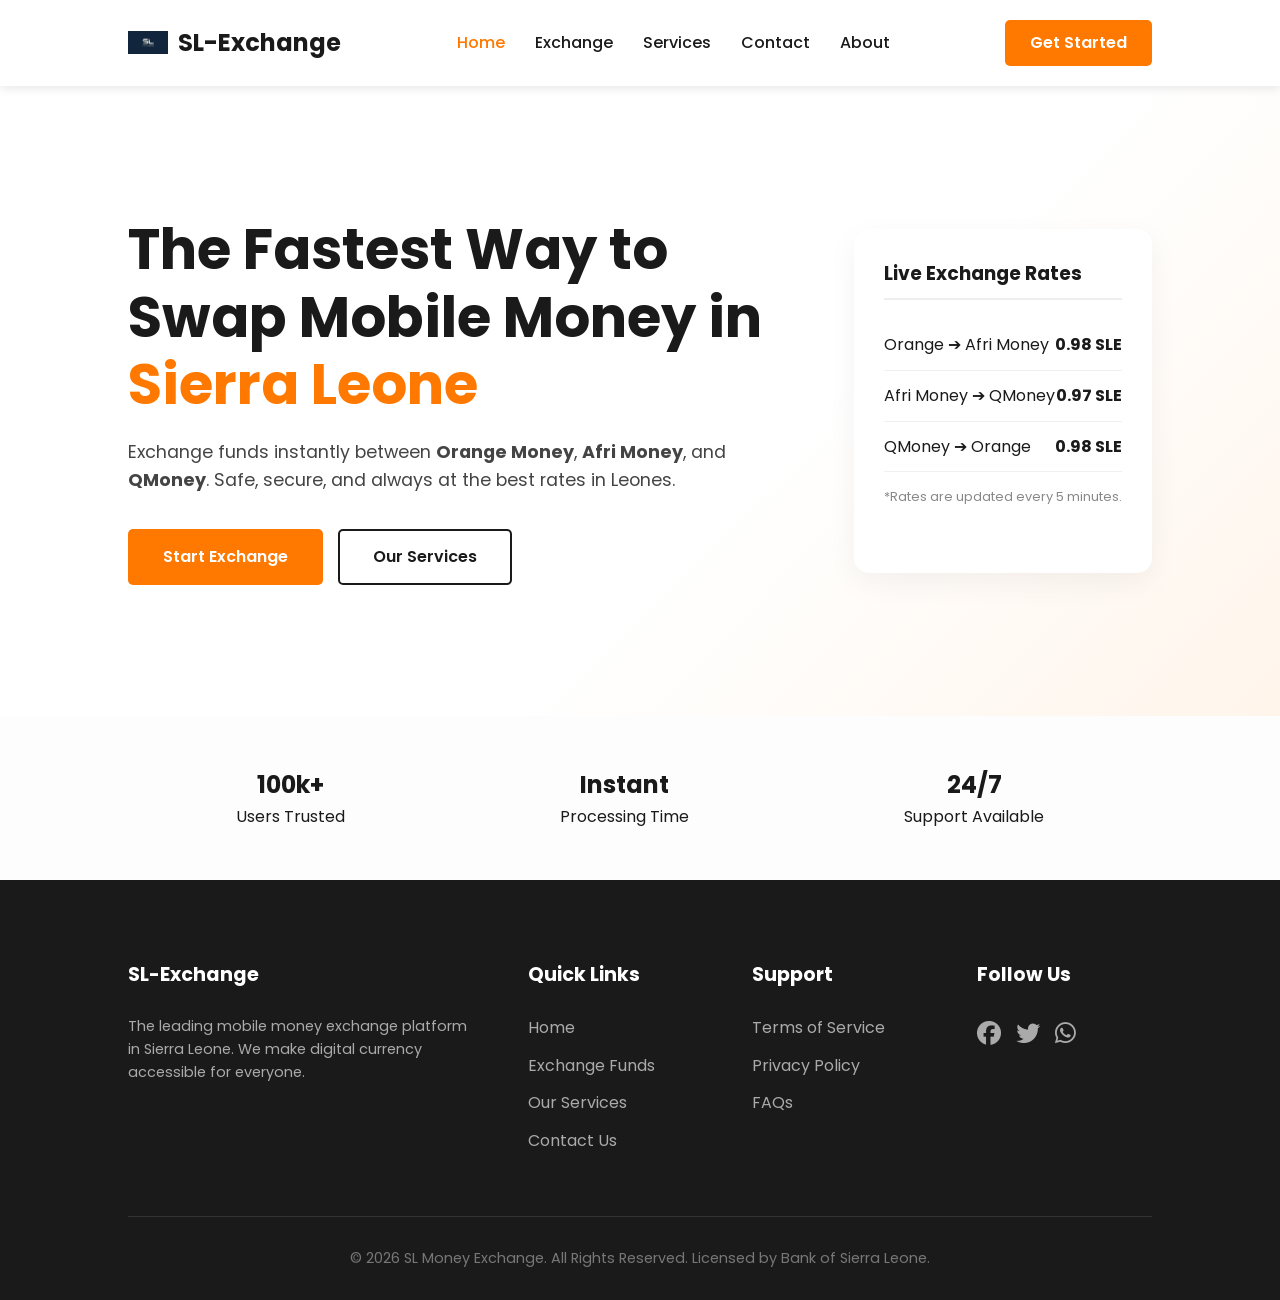
<file: index.html>
<!DOCTYPE html>
<html lang="en">
<head>
    <meta charset="UTF-8">
    <meta name="viewport" content="width=device-width, initial-scale=1.0">
    <title>SL Money Exchange | Sierra Leone's #1 Mobile Money Hub</title>
    <link rel="stylesheet" href="style.css">
    <a href="index.html" class="logo"></a>
    <link rel="stylesheet" href="https://cdnjs.cloudflare.com/ajax/libs/font-awesome/6.5.0/css/all.min.css">
</head>
<body>

    <!-- NAVBAR -->
    <nav class="navbar">
       <a href="index.html" class="logo">
    <img src="logo1.jpeg" alt="SL Exchange Logo" class="logo-img">
    <span class="logo-text">SL-Exchange</span>
</a>
        <ul class="menu">
            <li><a href="index.html" class="active">Home</a></li>
            <li><a href="exchange.html">Exchange</a></li>
            <li><a href="services.html">Services</a></li>
            <li><a href="contact.html">Contact</a></li>
            <li><a href="about.html">About</a></li>
        </ul>
        <a href="exchange.html" class="nav-btn">Get Started</a>
    </nav>

    <!-- HERO SECTION -->
    <header class="hero">
        <div class="text">
            <h1>The Fastest Way to Swap Mobile Money in <span class="orange-text">Sierra Leone</span></h1>
            <p>Exchange funds instantly between <strong>Orange Money</strong>, <strong>Afri Money</strong>, and <strong>QMoney</strong>. Safe, secure, and always at the best rates in Leones.</p>
            <div class="hero-buttons">
                <a href="exchange.html" class="btn-primary">Start Exchange</a>
                <a href="services.html" class="btn-secondary">Our Services</a>
            </div>
        </div>
        <div class="image">
            <div class="info-card" style="max-width: 400px;">
                <h3>Live Exchange Rates</h3>
                <table class="rate-table">
                    <tr><td>Orange ➔ Afri Money</td><td>0.98 SLE</td></tr>
                    <tr><td>Afri Money ➔ QMoney</td><td>0.97 SLE</td></tr>
                    <tr><td>QMoney ➔ Orange</td><td>0.98 SLE</td></tr>
                </table>
                <p style="font-size: 0.8rem; color: #888; margin-top: 15px;">*Rates are updated every 5 minutes.</p>
            </div>
        </div>
    </header>

    <!-- QUICK STATS -->
    <section style="padding: 50px 10%; background: #fdfdfd; display: flex; justify-content: space-around; text-align: center;">
        <div><h2>100k+</h2><p>Users Trusted</p></div>
        <div><h2>Instant</h2><p>Processing Time</p></div>
        <div><h2>24/7</h2><p>Support Available</p></div>
    </section>

    <!-- FOOTER -->
    <footer class="footer">
        <div class="footer-content">
            <div class="footer-links">
                <h4>SL-Exchange</h4>
                <p style="color: #aaa; font-size: 0.9rem;">The leading mobile money exchange platform in Sierra Leone. We make digital currency accessible for everyone.</p>
            </div>
            <div class="footer-links">
                <h4>Quick Links</h4>
                <ul>
                    <li><a href="index.html">Home</a></li>
                    <li><a href="exchange.html">Exchange Funds</a></li>
                    <li><a href="services.html">Our Services</a></li>
                    <li><a href="contact.html">Contact Us</a></li>
                </ul>
            </div>
            <div class="footer-links">
                <h4>Support</h4>
                <ul>
                    <li><a href="#">Terms of Service</a></li>
                    <li><a href="#">Privacy Policy</a></li>
                    <li><a href="#">FAQs</a></li>
                </ul>
            </div>
            <div class="footer-links">
                <h4>Follow Us</h4>
                <div style="display: flex; gap: 15px; font-size: 1.5rem;">
                    <a href="#"><i class="fa-brands fa-facebook"></i></a>
                    <a href="#"><i class="fa-brands fa-twitter"></i></a>
                    <a href="#"><i class="fa-brands fa-whatsapp"></i></a>
                </div>
            </div>
        </div>
        <div class="footer-bottom">
            <p>&copy; 2026 SL Money Exchange. All Rights Reserved. Licensed by Bank of Sierra Leone.</p>
        </div>
    </footer>

</body>
</html>
</file>
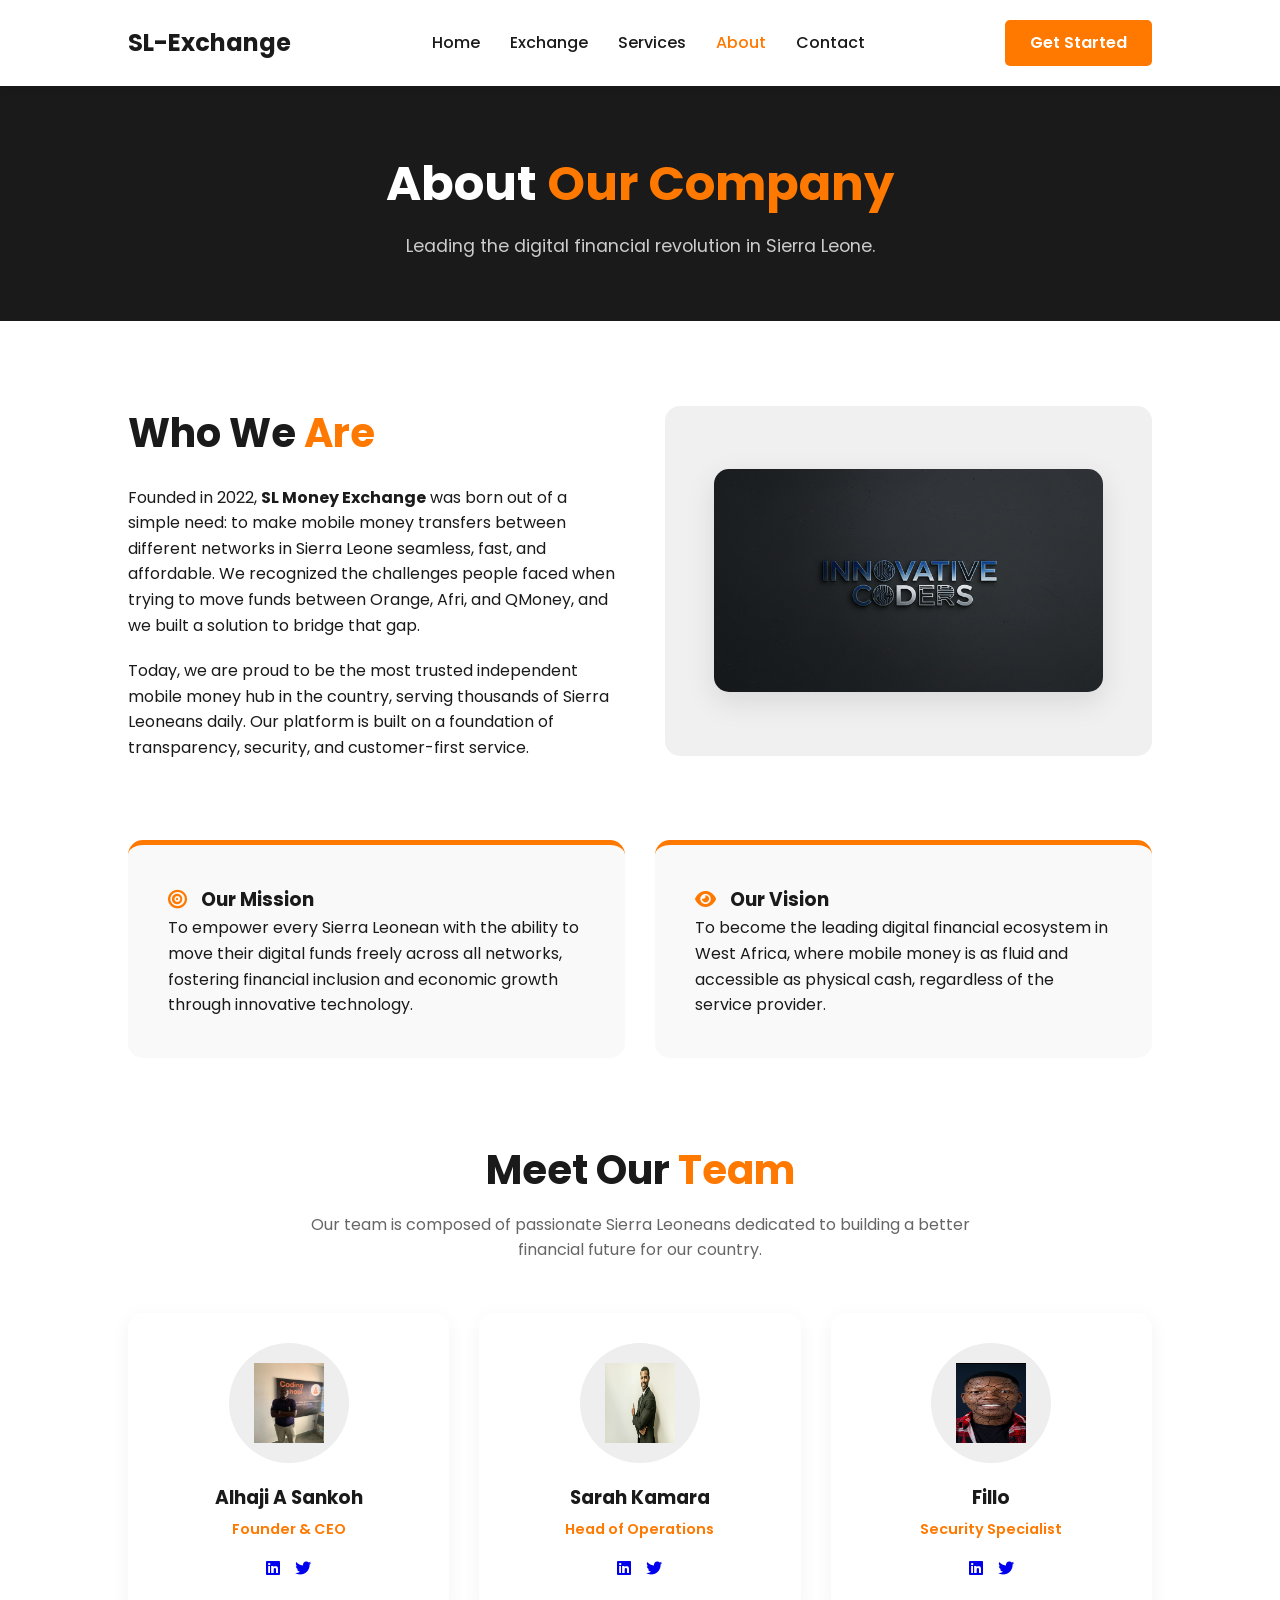
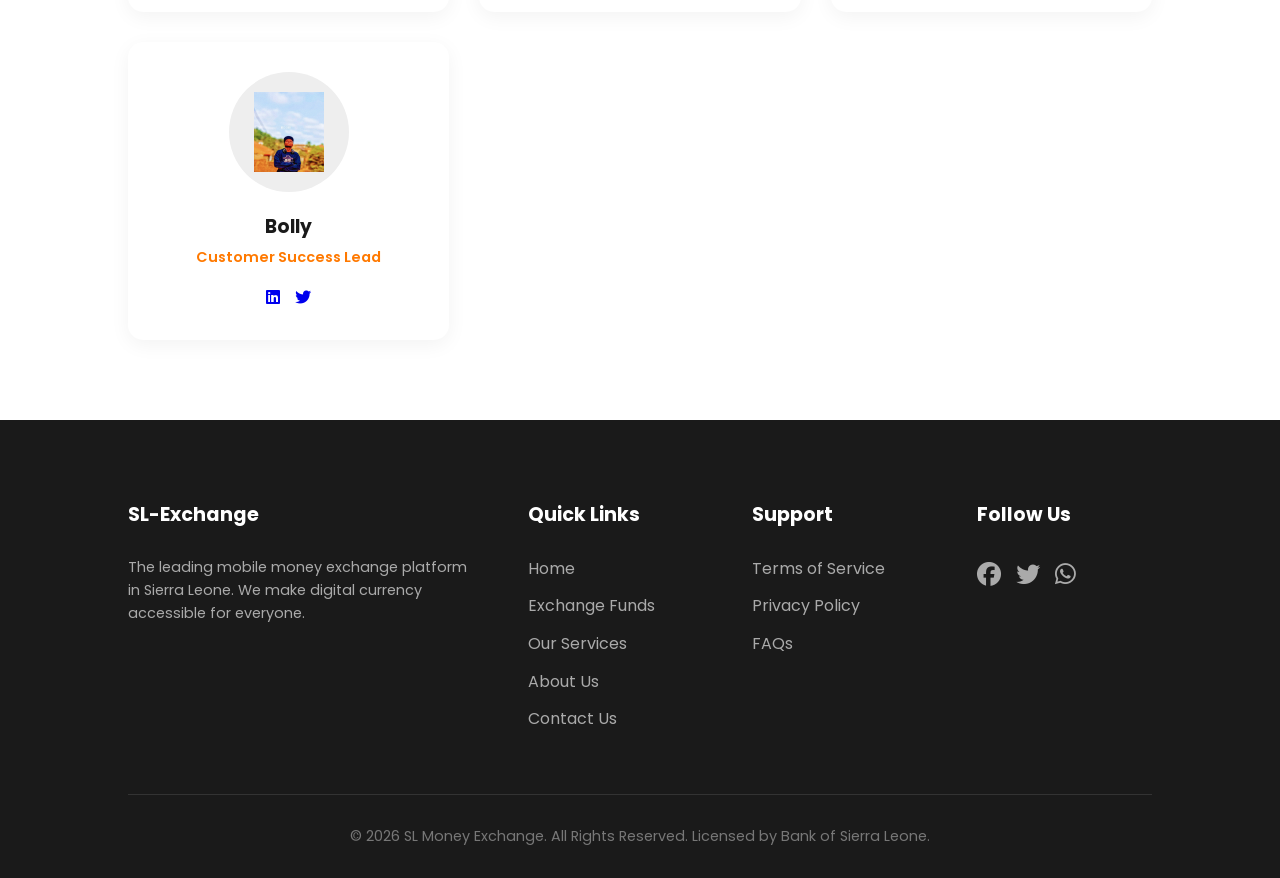
<file: about.html>
<!doctype html>
<html lang="en">
  <head>
    <meta charset="UTF-8" />
    <meta name="viewport" content="width=device-width, initial-scale=1.0" />
    <title>About Us | SL Money Exchange</title>
    <link rel="stylesheet" href="style.css" />
    <link
      rel="stylesheet"
      href="https://cdnjs.cloudflare.com/ajax/libs/font-awesome/6.5.0/css/all.min.css"
    />
    <style>
      /* Extra styles for About page */
      .about-section {
        padding: 80px 10%;
      }
      .about-content {
        display: grid;
        grid-template-columns: 1fr 1fr;
        gap: 50px;
        align-items: center;
        margin-bottom: 80px;
      }
      .about-image img {
        width: 100%;
        border-radius: 15px;
        box-shadow: 0 10px 30px rgba(0, 0, 0, 0.1);
      }
      .mission-vision {
        display: grid;
        grid-template-columns: 1fr 1fr;
        gap: 30px;
        margin-bottom: 80px;
      }
      .mv-card {
        background: #f9f9f9;
        padding: 40px;
        border-radius: 15px;
        border-top: 5px solid var(--orange-color);
      }
      .team-section {
        text-align: center;
      }
      .team-grid {
        display: grid;
        grid-template-columns: repeat(auto-fit, minmax(250px, 1fr));
        gap: 30px;
        margin-top: 50px;
      }
      .team-card {
        background: var(--white);
        padding: 30px;
        border-radius: 15px;
        box-shadow: 0 5px 20px rgba(0, 0, 0, 0.05);
        transition: 0.3s;
      }
      .team-card:hover {
        transform: translateY(-10px);
      }
      .team-img {
        width: 120px;
        height: 120px;
        background: #eee;
        border-radius: 50%;
        margin: 0 auto 20px;
        display: flex;
        align-items: center;
        justify-content: center;
        font-size: 3rem;
        color: #ccc;
      }
      .team-card h3 {
        margin-bottom: 5px;
      }
      .team-card p {
        color: var(--orange-color);
        font-weight: 600;
        font-size: 0.9rem;
        margin-bottom: 15px;
      }
      .team-social {
        display: flex;
        justify-content: center;
        gap: 15px;
        color: var(--gray);
      }

      @media (max-width: 992px) {
        .about-content,
        .mission-vision {
          grid-template-columns: 1fr;
        }
      }
    </style>
  </head>
  <body>
    <!-- NAVBAR -->
    <nav class="navbar">
      <a href="index.html" class="logo">
       
        <span class="logo-text">SL-Exchange</span>
      </a>
      <ul class="menu">
        <li><a href="index.html">Home</a></li>
        <li><a href="exchange.html">Exchange</a></li>
        <li><a href="services.html">Services</a></li>
        <li><a href="about.html" class="active">About</a></li>
        <li><a href="contact.html">Contact</a></li>
      </ul>
      <a href="exchange.html" class="nav-btn">Get Started</a>
    </nav>

    <!-- PAGE BANNER -->
    <div class="page-banner">
      <h1>About <span class="orange-text">Our Company</span></h1>
      <p>Leading the digital financial revolution in Sierra Leone.</p>
    </div>

    <!-- ABOUT CONTENT -->
    <section class="about-section">
      <div class="about-content">
        <div class="about-text">
          <h2 style="font-size: 2.5rem; margin-bottom: 20px">
            Who We <span class="orange-text">Are</span>
          </h2>
          <p style="margin-bottom: 20px">
            Founded in 2022, <strong>SL Money Exchange</strong> was born out of
            a simple need: to make mobile money transfers between different
            networks in Sierra Leone seamless, fast, and affordable. We
            recognized the challenges people faced when trying to move funds
            between Orange, Afri, and QMoney, and we built a solution to bridge
            that gap.
          </p>
          <p>
            Today, we are proud to be the most trusted independent mobile money
            hub in the country, serving thousands of Sierra Leoneans daily. Our
            platform is built on a foundation of transparency, security, and
            customer-first service.
          </p>
        </div>
        <div class="about-image">
  <div
    style="
      width: 100%;
      height: 350px;
      background: #f0f0f0;
      border-radius: 15px;
      display: flex;
      align-items: center;
      justify-content: center;
    "
  >
    <img 
      src="logo.jpeg" 
      alt="Company Logo"
      style="max-width: 80%; max-height: 80%; object-fit: contain;"
    />
  </div>
</div>
          </div>
        </div>
      </div>

      <!-- MISSION & VISION -->
      <div class="mission-vision">
        <div class="mv-card">
          <h3>
            <i
              class="fa-solid fa-bullseye"
              style="color: var(--orange-color); margin-right: 10px"
            ></i>
            Our Mission
          </h3>
          <p>
            To empower every Sierra Leonean with the ability to move their
            digital funds freely across all networks, fostering financial
            inclusion and economic growth through innovative technology.
          </p>
        </div>
        <div class="mv-card">
          <h3>
            <i
              class="fa-solid fa-eye"
              style="color: var(--orange-color); margin-right: 10px"
            ></i>
            Our Vision
          </h3>
          <p>
            To become the leading digital financial ecosystem in West Africa,
            where mobile money is as fluid and accessible as physical cash,
            regardless of the service provider.
          </p>
        </div>
      </div>

      <!-- TEAM SECTION -->
      <div class="team-section">
        <h2 style="font-size: 2.5rem">
          Meet Our <span class="orange-text">Team</span>
        </h2>
        <p style="color: var(--gray); max-width: 700px; margin: 10px auto 0">
          Our team is composed of passionate Sierra Leoneans dedicated to
          building a better financial future for our country.
        </p>

        <div class="team-grid">
          <div class="team-card">
            <div class="team-img">
              <img src="leader.jpeg" alt="alhaji" width="70px" height="80px" />
            </div>
            <h3>Alhaji A Sankoh</h3>
            <p>Founder & CEO</p>
            <div class="team-social">
              <a href="#"><i class="fa-brands fa-linkedin"></i></a>
              <a href="#"><i class="fa-brands fa-twitter"></i></a>
            </div>
          </div>
          <div class="team-card">
            <div class="team-img">
              <img
                src="milk.jpeg"
                alt="micheal"
                width="70px"
                height="80px"
              />
            </div>
            <h3>Sarah Kamara</h3>
            <p>Head of Operations</p>
            <div class="team-social">
              <a href="#"><i class="fa-brands fa-linkedin"></i></a>
              <a href="#"><i class="fa-brands fa-twitter"></i></a>
            </div>
          </div>
          <div class="team-card">
            <div class="team-img">
              <img src="med.jpeg" alt="fillo" width="70px" height="80px" />
            </div>
            <h3>Fillo</h3>
            <p>Security Specialist</p>
            <div class="team-social">
              <a href="#"><i class="fa-brands fa-linkedin"></i></a>
              <a href="#"><i class="fa-brands fa-twitter"></i></a>
            </div>
          </div>
          <div class="team-card">
            <div class="team-img">
              <img src="tem.jpeg" alt="bolly" width="70px" height="80px" />
            </div>
            <h3>Bolly</h3>
            <p>Customer Success Lead</p>
            <div class="team-social">
              <a href="#"><i class="fa-brands fa-linkedin"></i></a>
              <a href="#"><i class="fa-brands fa-twitter"></i></a>
            </div>
          </div>
        </div>
      </div>
    </section>

    <!-- FOOTER -->
    <footer class="footer">
      <div class="footer-content">
        <div class="footer-links">
          <h4>SL-Exchange</h4>
          <p style="color: #aaa; font-size: 0.9rem">
            The leading mobile money exchange platform in Sierra Leone. We make
            digital currency accessible for everyone.
          </p>
        </div>
        <div class="footer-links">
          <h4>Quick Links</h4>
          <ul>
            <li><a href="index.html">Home</a></li>
            <li><a href="exchange.html">Exchange Funds</a></li>
            <li><a href="services.html">Our Services</a></li>
            <li><a href="about.html">About Us</a></li>
            <li><a href="contact.html">Contact Us</a></li>
          </ul>
        </div>
        <div class="footer-links">
          <h4>Support</h4>
          <ul>
            <li><a href="#">Terms of Service</a></li>
            <li><a href="#">Privacy Policy</a></li>
            <li><a href="#">FAQs</a></li>
          </ul>
        </div>
        <div class="footer-links">
          <h4>Follow Us</h4>
          <div style="display: flex; gap: 15px; font-size: 1.5rem">
            <a href="#"><i class="fa-brands fa-facebook"></i></a>
            <a href="#"><i class="fa-brands fa-twitter"></i></a>
            <a href="#"><i class="fa-brands fa-whatsapp"></i></a>
          </div>
        </div>
      </div>
      <div class="footer-bottom">
        <p>
          &copy; 2026 SL Money Exchange. All Rights Reserved. Licensed by Bank
          of Sierra Leone.
        </p>
      </div>
    </footer>
  </body>
</html>
</file>
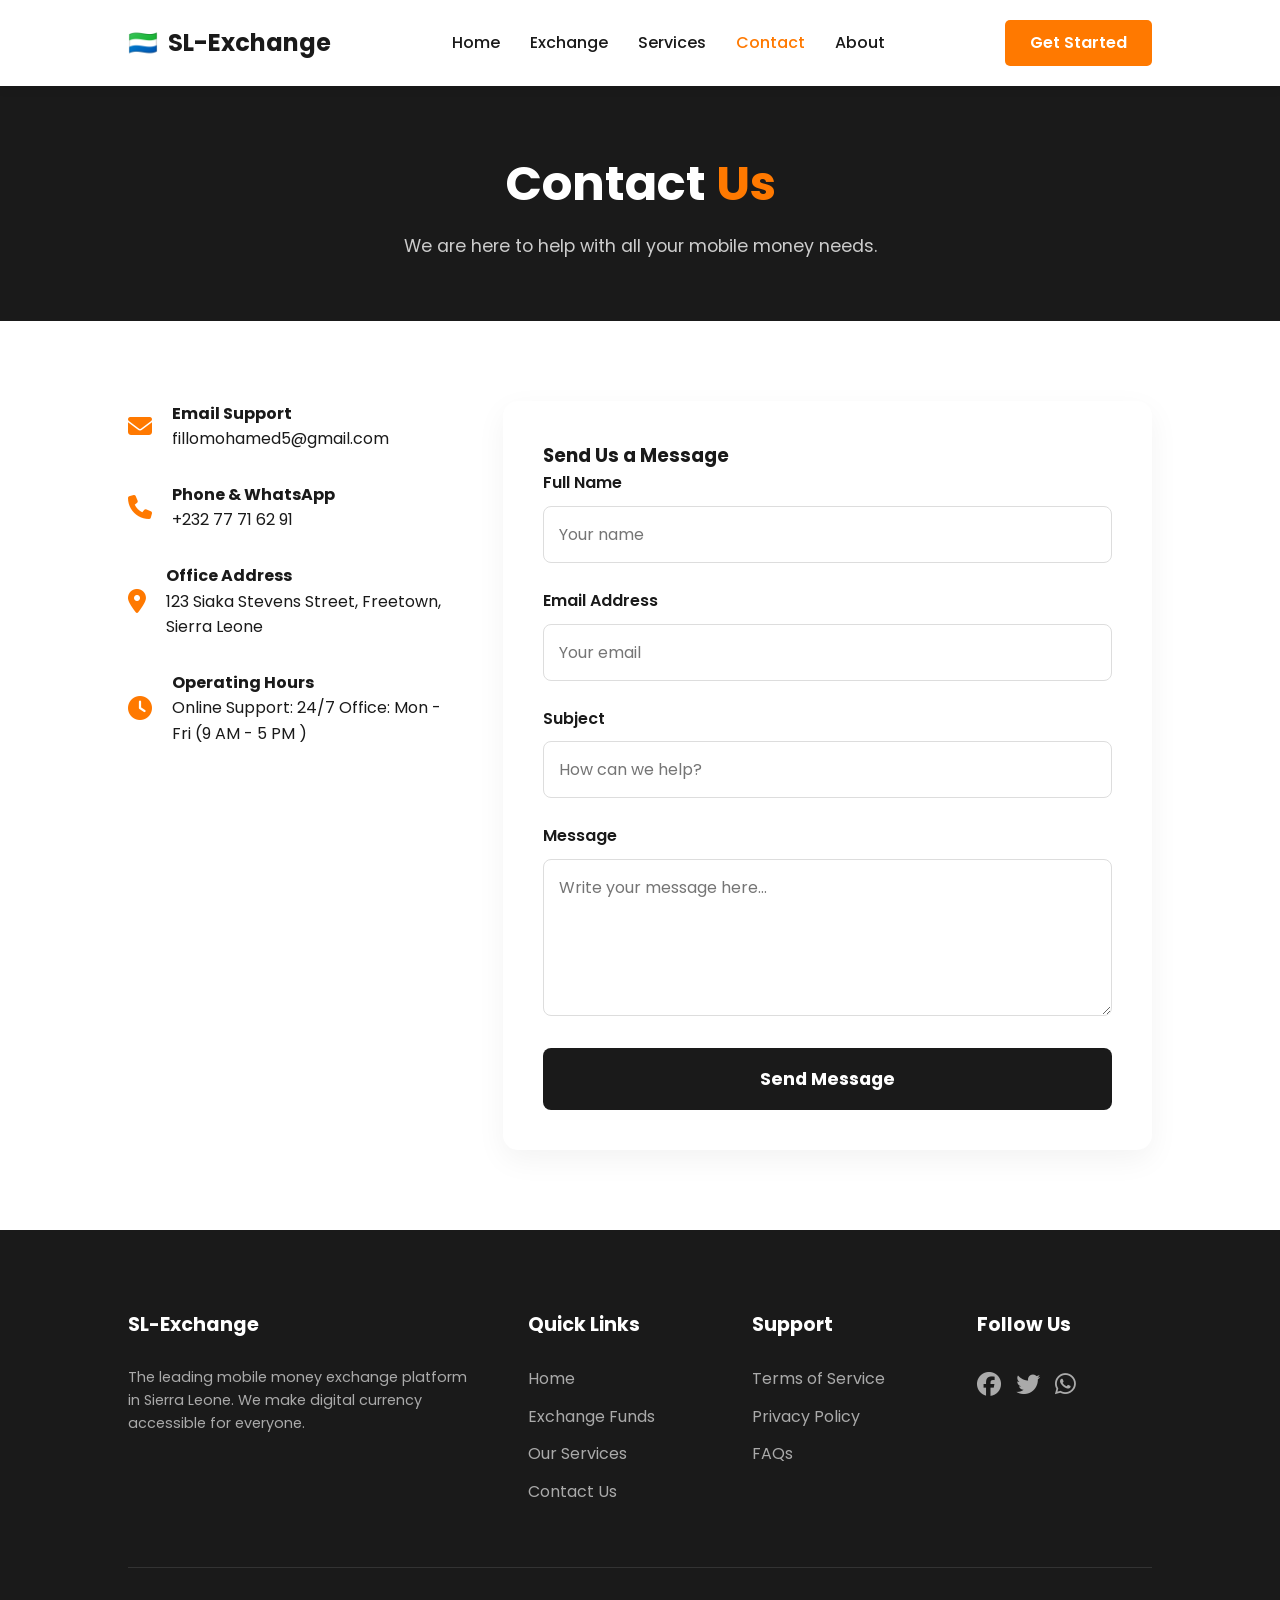
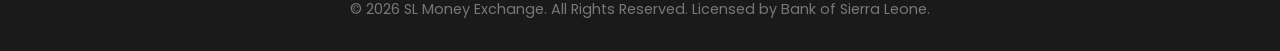
<file: contact.html>
<!DOCTYPE html>
<html lang="en">
<head>
    <meta charset="UTF-8">
    <meta name="viewport" content="width=device-width, initial-scale=1.0">
    <title>Contact Us | SL Money Exchange</title>
    <link rel="stylesheet" href="style.css">
    <link rel="stylesheet" href="https://cdnjs.cloudflare.com/ajax/libs/font-awesome/6.5.0/css/all.min.css">
</head>
<body>

    <!-- NAVBAR -->
    <nav class="navbar">
        <a href="index.html" class="logo">
            <span class="logo-icon">🇸🇱</span>
            <span class="logo-text">SL-Exchange</span>
        </a>
        <ul class="menu">
            <li><a href="index.html">Home</a></li>
            <li><a href="exchange.html">Exchange</a></li>
            <li><a href="services.html">Services</a></li>
            <li><a href="contact.html" class="active">Contact</a></li>
            <li><a href="about.html">About</a></li>
        </ul>
        <a href="exchange.html" class="nav-btn">Get Started</a>
    </nav>

    <!-- PAGE BANNER -->
    <div class="page-banner">
        <h1>Contact <span class="orange-text">Us</span></h1>
        <p>We are here to help with all your mobile money needs.</p>
    </div>

    <!-- CONTACT WRAPPER -->
    <section class="contact-wrapper">
        <div class="contact-info-list">
            <div class="contact-info-item">
                <i class="fa-solid fa-envelope"></i>
                <div>
                    <h4>Email Support</h4>
                    <p>fillomohamed5@gmail.com</p>
                </div>
            </div>
            <div class="contact-info-item">
                <i class="fa-solid fa-phone"></i>
                <div>
                    <h4>Phone & WhatsApp</h4>
                    <p>+232 77 71 62 91</p>
                </div>
            </div>
            <div class="contact-info-item">
                <i class="fa-solid fa-location-dot"></i>
                <div>
                    <h4>Office Address</h4>
                    <p>123 Siaka Stevens Street, Freetown, Sierra Leone</p>
                </div>
            </div>
            <div class="contact-info-item">
                <i class="fa-solid fa-clock"></i>
                <div>
                    <h4>Operating Hours</h4>
                    <p>Online Support: 24/7  
Office: Mon - Fri (9 AM - 5 PM )</p>
                </div>
            </div>
        </div>

        <div class="contact-form-box">
            <h3>Send Us a Message</h3>
            <form action="#">
                <div class="form-group">
                    <label>Full Name</label>
                    <input type="text" placeholder="Your name" required>
                </div>
                <div class="form-group">
                    <label>Email Address</label>
                    <input type="email" placeholder="Your email" required>
                </div>
                <div class="form-group">
                    <label>Subject</label>
                    <input type="text" placeholder="How can we help?" required>
                </div>
                <div class="form-group">
                    <label>Message</label>
                    <textarea rows="5" placeholder="Write your message here..." style="width: 100%; padding: 15px; border: 1px solid #ddd; border-radius: 8px; font-family: inherit; font-size: 1rem; outline: none;" required></textarea>
                </div>
                <button type="submit" class="submit-btn">Send Message</button>
                <show class="success-message" style="display: none; color: green; margin-top: 15px;">Your message has been sent successfully!</show>
            </form>
        </div>
    </section>

    <!-- FOOTER -->
    <footer class="footer">
        <div class="footer-content">
            <div class="footer-links">
                <h4>SL-Exchange</h4>
                <p style="color: #aaa; font-size: 0.9rem;">The leading mobile money exchange platform in Sierra Leone. We make digital currency accessible for everyone.</p>
            </div>
            <div class="footer-links">
                <h4>Quick Links</h4>
                <ul>
                    <li><a href="index.html">Home</a></li>
                    <li><a href="exchange.html">Exchange Funds</a></li>
                    <li><a href="services.html">Our Services</a></li>
                    <li><a href="contact.html">Contact Us</a></li>
                </ul>
            </div>
            <div class="footer-links">
                <h4>Support</h4>
                <ul>
                    <li><a href="#">Terms of Service</a></li>
                    <li><a href="#">Privacy Policy</a></li>
                    <li><a href="#">FAQs</a></li>
                </ul>
            </div>
            <div class="footer-links">
                <h4>Follow Us</h4>
                <div style="display: flex; gap: 15px; font-size: 1.5rem;">
                    <a href="#"><i class="fa-brands fa-facebook"></i></a>
                    <a href="#"><i class="fa-brands fa-twitter"></i></a>
                    <a href="#"><i class="fa-brands fa-whatsapp"></i></a>
                </div>
            </div>
        </div>
        <div class="footer-bottom">
            <p>&copy; 2026 SL Money Exchange. All Rights Reserved. Licensed by Bank of Sierra Leone.</p>
        </div>
    </footer>

</body>
</html>
</file>
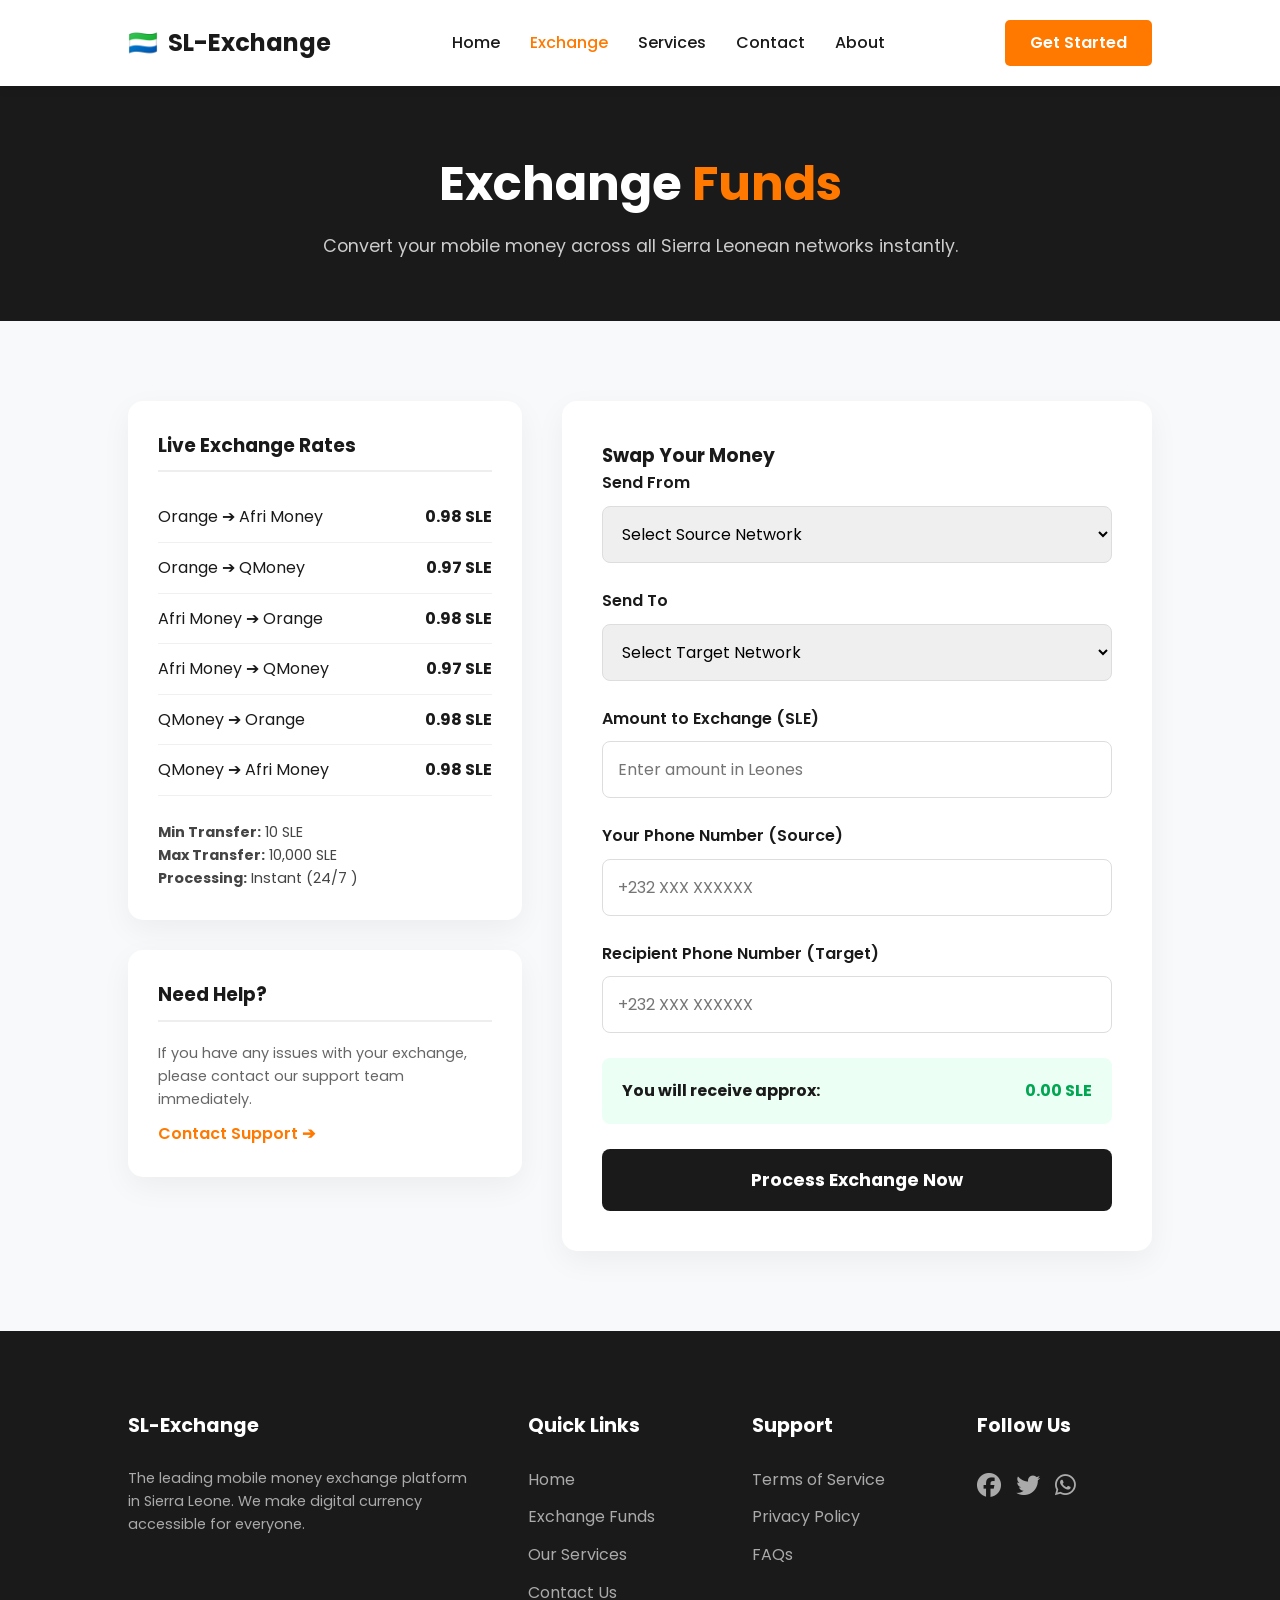
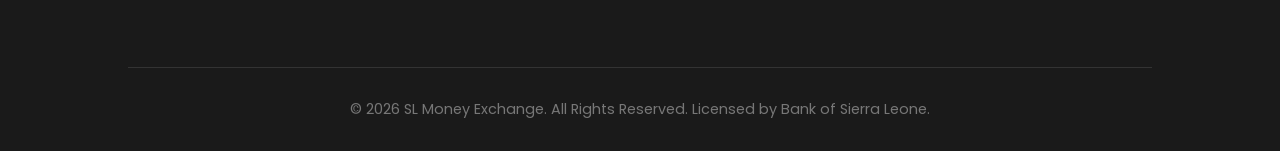
<file: exchange.html>
<!DOCTYPE html>
<html lang="en">
<head>
    <meta charset="UTF-8">
    <meta name="viewport" content="width=device-width, initial-scale=1.0">
    <title>Exchange Funds | SL Money Exchange</title>
    <link rel="stylesheet" href="style.css">
    <link rel="stylesheet" href="https://cdnjs.cloudflare.com/ajax/libs/font-awesome/6.5.0/css/all.min.css">
</head>
<body>

    <!-- NAVBAR -->
    <nav class="navbar">
        <a href="index.html" class="logo">
            <span class="logo-icon">🇸🇱</span>
            <span class="logo-text">SL-Exchange</span>
        </a>
        <ul class="menu">
            <li><a href="index.html">Home</a></li>
            <li><a href="exchange.html" class="active">Exchange</a></li>
            <li><a href="services.html">Services</a></li>
            <li><a href="contact.html">Contact</a></li>
            <li><a href="about.html">About</a></li>
        </ul>
        <a href="exchange.html" class="nav-btn">Get Started</a>
    </nav>

    <!-- PAGE BANNER -->
    <div class="page-banner">
        <h1>Exchange <span class="orange-text">Funds</span></h1>
        <p>Convert your mobile money across all Sierra Leonean networks instantly.</p>
    </div>

    <!-- EXCHANGE CONTAINER -->
    <section class="exchange-container">
        <div class="info-side">
            <div class="info-card">
                <h3>Live Exchange Rates</h3>
                <table class="rate-table">
                    <tr><td>Orange ➔ Afri Money</td><td>0.98 SLE</td></tr>
                    <tr><td>Orange ➔ QMoney</td><td>0.97 SLE</td></tr>
                    <tr><td>Afri Money ➔ Orange</td><td>0.98 SLE</td></tr>
                    <tr><td>Afri Money ➔ QMoney</td><td>0.97 SLE</td></tr>
                    <tr><td>QMoney ➔ Orange</td><td>0.98 SLE</td></tr>
                    <tr><td>QMoney ➔ Afri Money</td><td>0.98 SLE</td></tr>
                </table>
                <div style="margin-top: 25px; font-size: 0.9rem; color: #444;">
                    <p><strong>Min Transfer:</strong> 10 SLE</p>
                    <p><strong>Max Transfer:</strong> 10,000 SLE</p>
                    <p><strong>Processing:</strong> Instant (24/7 )</p>
                </div>
            </div>
            <div class="info-card" style="margin-top: 30px;">
                <h3>Need Help?</h3>
                <p style="font-size: 0.9rem; color: #666;">If you have any issues with your exchange, please contact our support team immediately.</p>
                <a href="contact.html" style="color: var(--orange-color); font-weight: 600; text-decoration: none; display: inline-block; margin-top: 10px;">Contact Support ➔</a>
            </div>
        </div>

        <div class="form-side">
            <div class="exchange-form-card">
                <h3>Swap Your Money</h3>
                <form action="#">
                    <div class="form-group">
                        <label>Send From</label>
                        <select required>
                            <option value="">Select Source Network</option>
                            <option value="orange">Orange Money</option>
                            <option value="afri">Afri Money</option>
                            <option value="qmoney">QMoney</option>
                        </select>
                    </div>
                    <div class="form-group">
                        <label>Send To</label>
                        <select required>
                            <option value="">Select Target Network</option>
                            <option value="orange">Orange Money</option>
                            <option value="afri">Afri Money</option>
                            <option value="qmoney">QMoney</option>
                        </select>
                    </div>
                    <div class="form-group">
                        <label>Amount to Exchange (SLE)</label>
                        <input type="number" placeholder="Enter amount in Leones" min="10" required>
                    </div>
                    <div class="form-group">
                        <label>Your Phone Number (Source)</label>
                        <input type="tel" placeholder="+232 XXX XXXXXX" required>
                    </div>
                    <div class="form-group">
                        <label>Recipient Phone Number (Target)</label>
                        <input type="tel" placeholder="+232 XXX XXXXXX" required>
                    </div>
                    
                    <div class="receive-box">
                        <span>You will receive approx:</span>
                        <span style="color: var(--afri-color);">0.00 SLE</span>
                    </div>

                    <button type="submit" class="submit-btn">Process Exchange Now</button>
                    <show class="success-message" style="display: none; color: green; margin-top: 15px;">Your message has been sent successfully!</show>
                </form>
            </div>
        </div>
    </section>

    <!-- FOOTER -->
    <footer class="footer">
        <div class="footer-content">
            <div class="footer-links">
                <h4>SL-Exchange</h4>
                <p style="color: #aaa; font-size: 0.9rem;">The leading mobile money exchange platform in Sierra Leone. We make digital currency accessible for everyone.</p>
            </div>
            <div class="footer-links">
                <h4>Quick Links</h4>
                <ul>
                    <li><a href="index.html">Home</a></li>
                    <li><a href="exchange.html">Exchange Funds</a></li>
                    <li><a href="services.html">Our Services</a></li>
                    <li><a href="contact.html">Contact Us</a></li>
                </ul>
            </div>
            <div class="footer-links">
                <h4>Support</h4>
                <ul>
                    <li><a href="#">Terms of Service</a></li>
                    <li><a href="#">Privacy Policy</a></li>
                    <li><a href="#">FAQs</a></li>
                </ul>
            </div>
            <div class="footer-links">
                <h4>Follow Us</h4>
                <div style="display: flex; gap: 15px; font-size: 1.5rem;">
                    <a href="#"><i class="fa-brands fa-facebook"></i></a>
                    <a href="#"><i class="fa-brands fa-twitter"></i></a>
                    <a href="#"><i class="fa-brands fa-whatsapp"></i></a>
                </div>
            </div>
        </div>
        <div class="footer-bottom">
            <p>&copy; 2026 SL Money Exchange. All Rights Reserved. Licensed by Bank of Sierra Leone.</p>
        </div>
    </footer>

</body>
</html>
</file>
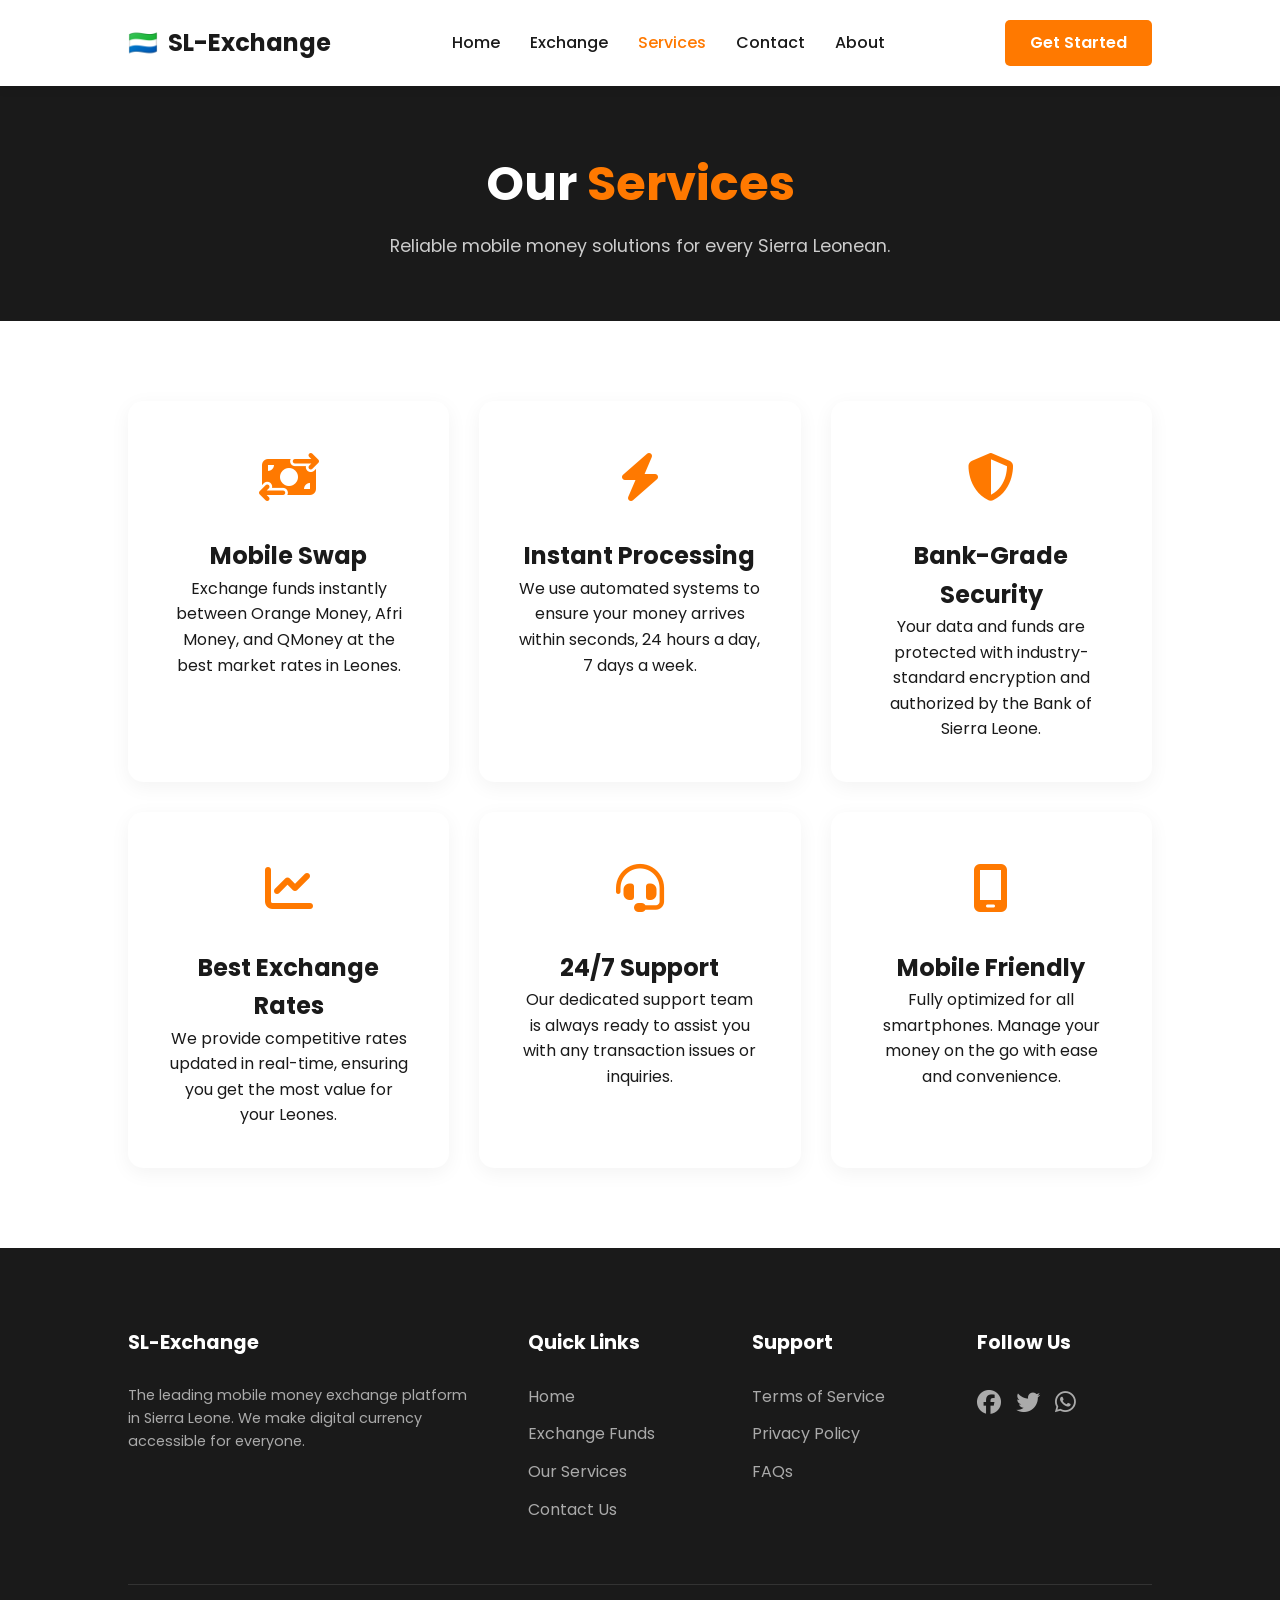
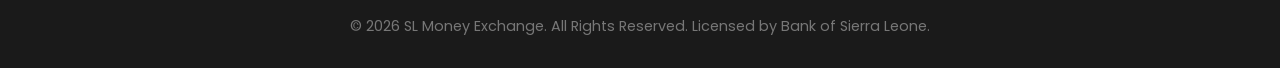
<file: services.html>
<!DOCTYPE html>
<html lang="en">
<head>
    <meta charset="UTF-8">
    <meta name="viewport" content="width=device-width, initial-scale=1.0">
    <title>Our Services | SL Money Exchange</title>
    <link rel="stylesheet" href="style.css">
    <link rel="stylesheet" href="https://cdnjs.cloudflare.com/ajax/libs/font-awesome/6.5.0/css/all.min.css">
</head>
<body>

    <!-- NAVBAR -->
    <nav class="navbar">
        <a href="index.html" class="logo">
            <span class="logo-icon">🇸🇱</span>
            <span class="logo-text">SL-Exchange</span>
        </a>
        <ul class="menu">
            <li><a href="index.html">Home</a></li>
            <li><a href="exchange.html">Exchange</a></li>
            <li><a href="services.html" class="active">Services</a></li>
            <li><a href="contact.html">Contact</a></li>
            <li><a href="about.html">About</a></li>
        </ul>
        <a href="exchange.html" class="nav-btn">Get Started</a>
    </nav>

    <!-- PAGE BANNER -->
    <div class="page-banner">
        <h1>Our <span class="orange-text">Services</span></h1>
        <p>Reliable mobile money solutions for every Sierra Leonean.</p>
    </div>

    <!-- SERVICES GRID -->
    <section class="services-grid">
        <div class="service-card">
            <div class="service-icon"><i class="fa-solid fa-money-bill-transfer"></i></div>
            <h2>Mobile Swap</h2>
            <p>Exchange funds instantly between Orange Money, Afri Money, and QMoney at the best market rates in Leones.</p>
        </div>
        <div class="service-card">
            <div class="service-icon"><i class="fa-solid fa-bolt"></i></div>
            <h2>Instant Processing</h2>
            <p>We use automated systems to ensure your money arrives within seconds, 24 hours a day, 7 days a week.</p>
        </div>
        <div class="service-card">
            <div class="service-icon"><i class="fa-solid fa-shield-halved"></i></div>
            <h2>Bank-Grade Security</h2>
            <p>Your data and funds are protected with industry-standard encryption and authorized by the Bank of Sierra Leone.</p>
        </div>
        <div class="service-card">
            <div class="service-icon"><i class="fa-solid fa-chart-line"></i></div>
            <h2>Best Exchange Rates</h2>
            <p>We provide competitive rates updated in real-time, ensuring you get the most value for your Leones.</p>
        </div>
        <div class="service-card">
            <div class="service-icon"><i class="fa-solid fa-headset"></i></div>
            <h2>24/7 Support</h2>
            <p>Our dedicated support team is always ready to assist you with any transaction issues or inquiries.</p>
        </div>
        <div class="service-card">
            <div class="service-icon"><i class="fa-solid fa-mobile-screen"></i></div>
            <h2>Mobile Friendly</h2>
            <p>Fully optimized for all smartphones. Manage your money on the go with ease and convenience.</p>
        </div>
    </section>

    <!-- FOOTER -->
    <footer class="footer">
        <div class="footer-content">
            <div class="footer-links">
                <h4>SL-Exchange</h4>
                <p style="color: #aaa; font-size: 0.9rem;">The leading mobile money exchange platform in Sierra Leone. We make digital currency accessible for everyone.</p>
            </div>
            <div class="footer-links">
                <h4>Quick Links</h4>
                <ul>
                    <li><a href="index.html">Home</a></li>
                    <li><a href="exchange.html">Exchange Funds</a></li>
                    <li><a href="services.html">Our Services</a></li>
                    <li><a href="contact.html">Contact Us</a></li>
                </ul>
            </div>
            <div class="footer-links">
                <h4>Support</h4>
                <ul>
                    <li><a href="#">Terms of Service</a></li>
                    <li><a href="#">Privacy Policy</a></li>
                    <li><a href="#">FAQs</a></li>
                </ul>
            </div>
            <div class="footer-links">
                <h4>Follow Us</h4>
                <div style="display: flex; gap: 15px; font-size: 1.5rem;">
                    <a href="#"><i class="fa-brands fa-facebook"></i></a>
                    <a href="#"><i class="fa-brands fa-twitter"></i></a>
                    <a href="#"><i class="fa-brands fa-whatsapp"></i></a>
                </div>
            </div>
        </div>
        <div class="footer-bottom">
            <p>&copy; 2026 SL Money Exchange. All Rights Reserved. Licensed by Bank of Sierra Leone.</p>
        </div>
    </footer>

</body>
</html>
</file>
<file: style.css>
/* 
    SL Money Exchange – Sierra Leone Mobile Money Converter
    (Orange Money, Afri Money, QMoney)
    Full Multi-Page Stylesheet
*/

@import url('https://fonts.googleapis.com/css2?family=Poppins:wght@300;400;600;700&display=swap' );

* {
    margin: 0;
    padding: 0;
    box-sizing: border-box;
    font-family: 'Poppins', sans-serif;
    scroll-behavior: smooth;
}

:root {
    --orange-color: #FF7900;
    --afri-color: #00A651;
    --qmoney-color: #113473;
    --dark-color: #1a1a1a;
    --light-color: #f4f4f4;
    --white: #ffffff;
    --gray: #666;
    --accent: #FFD700; /* Sierra Leone Gold */
}

body {
    background-color: var(--white);
    color: var(--dark-color);
    line-height: 1.6;
    overflow-x: hidden;
}

/* --- Navigation --- */
.navbar {
    display: flex;
    justify-content: space-between;
    align-items: center;
    padding: 20px 10%;
    background: var(--white);
    box-shadow: 0 2px 10px rgba(0,0,0,0.1);
    position: sticky;
    top: 0;
    z-index: 1000;
}

.logo {
    font-size: 1.5rem;
    font-weight: 700;
    color: var(--dark-color);
    display: flex;
    align-items: center;
    gap: 10px;
    text-decoration: none;
}

.menu {
    display: flex;
    list-style: none;
    gap: 30px;
}

.menu li a {
    text-decoration: none;
    color: var(--dark-color);
    font-weight: 500;
    transition: 0.3s;
}

.menu li a:hover, .menu li a.active {
    color: var(--orange-color);
}

.nav-btn {
    background-color: var(--orange-color);
    color: var(--white);
    border: none;
    padding: 10px 25px;
    border-radius: 5px;
    cursor: pointer;
    font-weight: 600;
    transition: 0.3s;
    text-decoration: none;
}

.nav-btn:hover {
    background-color: #e66d00;
    transform: translateY(-2px);
}

/* --- Hero & Banners --- */
.hero {
    display: flex;
    align-items: center;
    justify-content: space-between;
    padding: 80px 10%;
    background: linear-gradient(135deg, #fff 60%, #fff5eb 100%);
    min-height: 70vh;
}

.page-banner {
    background: var(--dark-color);
    color: var(--white);
    padding: 60px 10%;
    text-align: center;
}

.page-banner h1 {
    font-size: 3rem;
    margin-bottom: 10px;
}

.page-banner p {
    color: #ccc;
    font-size: 1.1rem;
}

.hero .text { flex: 1; padding-right: 50px; }
.hero h1 { font-size: 3.5rem; line-height: 1.2; margin-bottom: 20px; }
.hero p { font-size: 1.1rem; color: #444; margin-bottom: 35px; max-width: 600px; }

.orange-text { color: var(--orange-color); }
.afri-text { color: var(--afri-color); }
.qmoney-text { color: var(--qmoney-color); }

.hero-buttons { display: flex; gap: 15px; }
.btn-primary { background: var(--orange-color); color: var(--white); padding: 15px 35px; border-radius: 5px; text-decoration: none; font-weight: 600; transition: 0.3s; }
.btn-secondary { border: 2px solid var(--dark-color); color: var(--dark-color); padding: 13px 33px; border-radius: 5px; text-decoration: none; font-weight: 600; transition: 0.3s; }
.btn-primary:hover { background: #e66d00; box-shadow: 0 5px 15px rgba(255,121,0,0.3); }
.btn-secondary:hover { background: var(--dark-color); color: var(--white); }

/* --- Exchange Page Specifics --- */
.exchange-container {
    padding: 80px 10%;
    background: #f8f9fa;
    display: grid;
    grid-template-columns: 1fr 1.5fr;
    gap: 40px;
}

.info-card {
    background: var(--white);
    padding: 30px;
    border-radius: 15px;
    box-shadow: 0 10px 30px rgba(0,0,0,0.05);
}

.info-card h3 { margin-bottom: 20px; border-bottom: 2px solid #eee; padding-bottom: 10px; }

.rate-table { width: 100%; border-collapse: collapse; margin-top: 15px; }
.rate-table td { padding: 12px 0; border-bottom: 1px solid #f0f0f0; }
.rate-table td:last-child { text-align: right; font-weight: 700; }

.exchange-form-card {
    background: var(--white);
    padding: 40px;
    border-radius: 15px;
    box-shadow: 0 10px 30px rgba(0,0,0,0.05);
}

.form-group { margin-bottom: 25px; }
.form-group label { display: block; margin-bottom: 10px; font-weight: 600; }
.form-group select, .form-group input {
    width: 100%;
    padding: 15px;
    border: 1px solid #ddd;
    border-radius: 8px;
    font-size: 1rem;
    outline: none;
    transition: 0.3s;
}
.form-group select:focus, .form-group input:focus { border-color: var(--orange-color); }

.receive-box {
    background: #ebfff4;
    padding: 20px;
    border-radius: 8px;
    display: flex;
    justify-content: space-between;
    align-items: center;
    margin-bottom: 25px;
    font-weight: 700;
}

.submit-btn {
    width: 100%;
    background: var(--dark-color);
    color: var(--white);
    padding: 18px;
    border: none;
    border-radius: 8px;
    font-size: 1.1rem;
    font-weight: 700;
    cursor: pointer;
    transition: 0.3s;
}
.submit-btn:hover { background: var(--orange-color); }

/* --- Services Page Specifics --- */
.services-grid {
    padding: 80px 10%;
    display: grid;
    grid-template-columns: repeat(auto-fit, minmax(300px, 1fr));
    gap: 30px;
}

.service-card {
    background: var(--white);
    padding: 40px;
    border-radius: 15px;
    box-shadow: 0 5px 20px rgba(0,0,0,0.05);
    transition: 0.3s;
    text-align: center;
}

.service-card:hover { transform: translateY(-10px); box-shadow: 0 15px 30px rgba(0,0,0,0.1); }

.service-icon {
    font-size: 3rem;
    color: var(--orange-color);
    margin-bottom: 20px;
}

/* --- Contact Page Specifics --- */
.contact-wrapper {
    padding: 80px 10%;
    display: grid;
    grid-template-columns: 1fr 2fr;
    gap: 50px;
}

.contact-info-list { display: flex; flex-direction: column; gap: 30px; }
.contact-info-item { display: flex; gap: 20px; align-items: center; }
.contact-info-item i { font-size: 1.5rem; color: var(--orange-color); }

.contact-form-box {
    background: var(--white);
    padding: 40px;
    border-radius: 15px;
    box-shadow: 0 10px 30px rgba(0,0,0,0.05);
}

/* --- Footer --- */
.footer {
    background: var(--dark-color);
    color: var(--white);
    padding: 80px 10% 30px;
}

.footer-content {
    display: grid;
    grid-template-columns: 2fr 1fr 1fr 1fr;
    gap: 50px;
    margin-bottom: 50px;
}

.footer-links h4 { margin-bottom: 25px; font-size: 1.2rem; }
.footer-links ul { list-style: none; }
.footer-links li { margin-bottom: 12px; }
.footer-links a { color: #aaa; text-decoration: none; transition: 0.3s; }
.footer-links a:hover { color: var(--orange-color); padding-left: 5px; }

.footer-bottom {
    border-top: 1px solid #333;
    padding-top: 30px;
    text-align: center;
    color: #777;
    font-size: 0.9rem;
}

/* --- Responsive --- */
@media (max-width: 992px) {
    .hero { flex-direction: column; text-align: center; }
    .hero .text { padding-right: 0; margin-bottom: 50px; }
    .exchange-container, .contact-wrapper { grid-template-columns: 1fr; }
    .footer-content { grid-template-columns: 1fr 1fr; }
}

@media (max-width: 768px) {
    .menu { display: none; }
    .footer-content { grid-template-columns: 1fr; }
}

.logo {
    display: flex;
    align-items: center;
    gap: 10px;
    text-decoration: none;
}

.logo-img {
    width: 40px;
    height: 40px;
    object-fit: contain;
}
</file>
